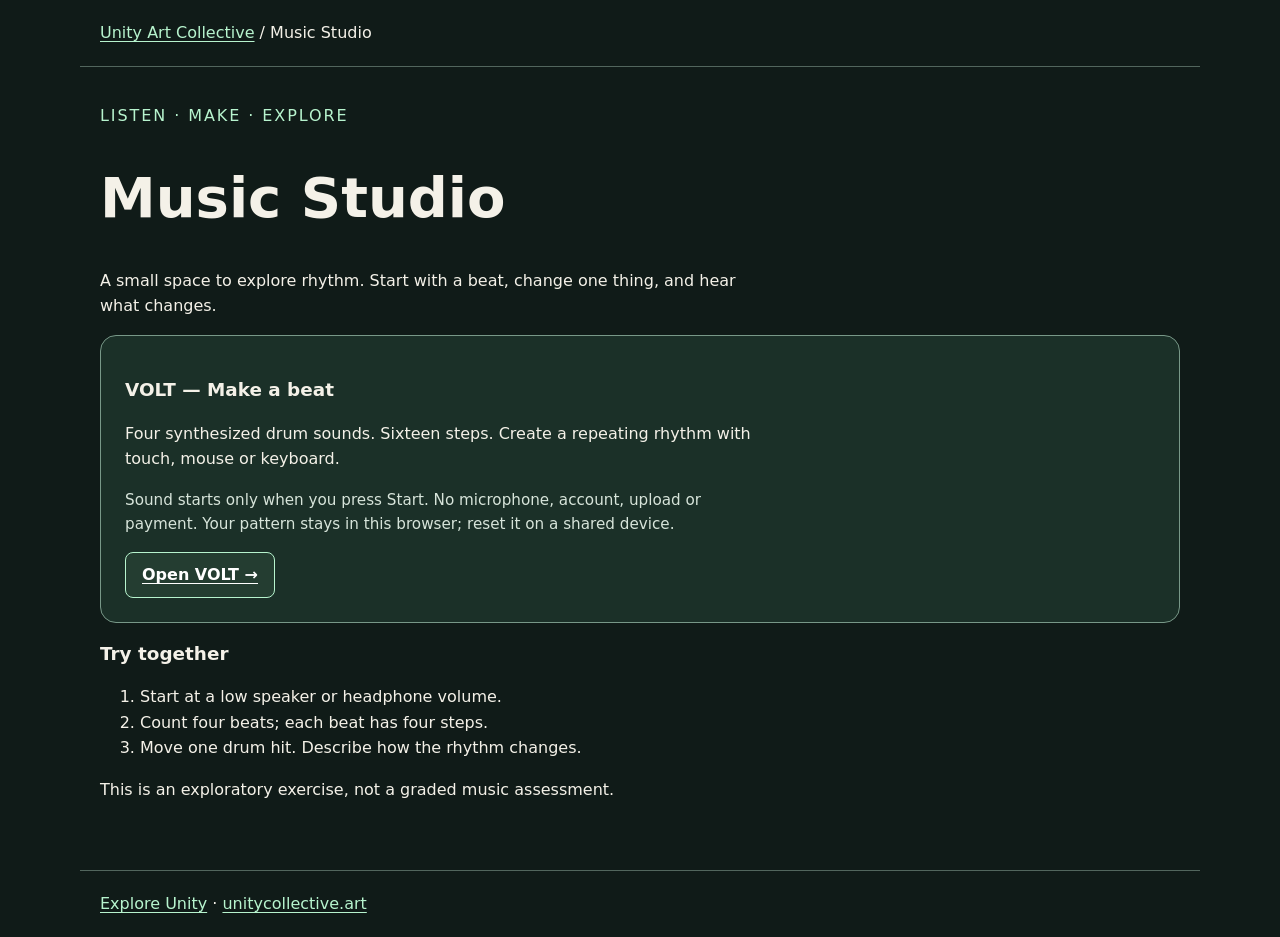
<file: music-studio/index.html>
<!doctype html><html lang="en"><head><meta charset="utf-8"><meta name="viewport" content="width=device-width,initial-scale=1"><meta http-equiv="Content-Security-Policy" content="default-src 'none'; script-src 'self'; style-src 'self'; img-src 'self'; connect-src 'none'; form-action 'none'; base-uri 'none'; object-src 'none'"><title>Music Studio | Unity Art Collective</title><link rel="stylesheet" href="/music-studio/studio.css"></head><body><header><a href="/">Unity Art Collective</a> / Music Studio</header><main><p class="eyebrow">Listen · Make · Explore</p><h1>Music Studio</h1><p>A small space to explore rhythm. Start with a beat, change one thing, and hear what changes.</p><section class="card"><h2>VOLT — Make a beat</h2><p>Four synthesized drum sounds. Sixteen steps. Create a repeating rhythm with touch, mouse or keyboard.</p><p class="note">Sound starts only when you press Start. No microphone, account, upload or payment. Your pattern stays in this browser; reset it on a shared device.</p><a class="launch" href="/music-studio/volt/">Open VOLT →</a></section><h2>Try together</h2><ol><li>Start at a low speaker or headphone volume.</li><li>Count four beats; each beat has four steps.</li><li>Move one drum hit. Describe how the rhythm changes.</li></ol><p>This is an exploratory exercise, not a graded music assessment.</p></main><footer><a href="/content/">Explore Unity</a> · <a href="https://unitycollective.art" rel="noopener">unitycollective.art</a></footer></body></html>
</file>
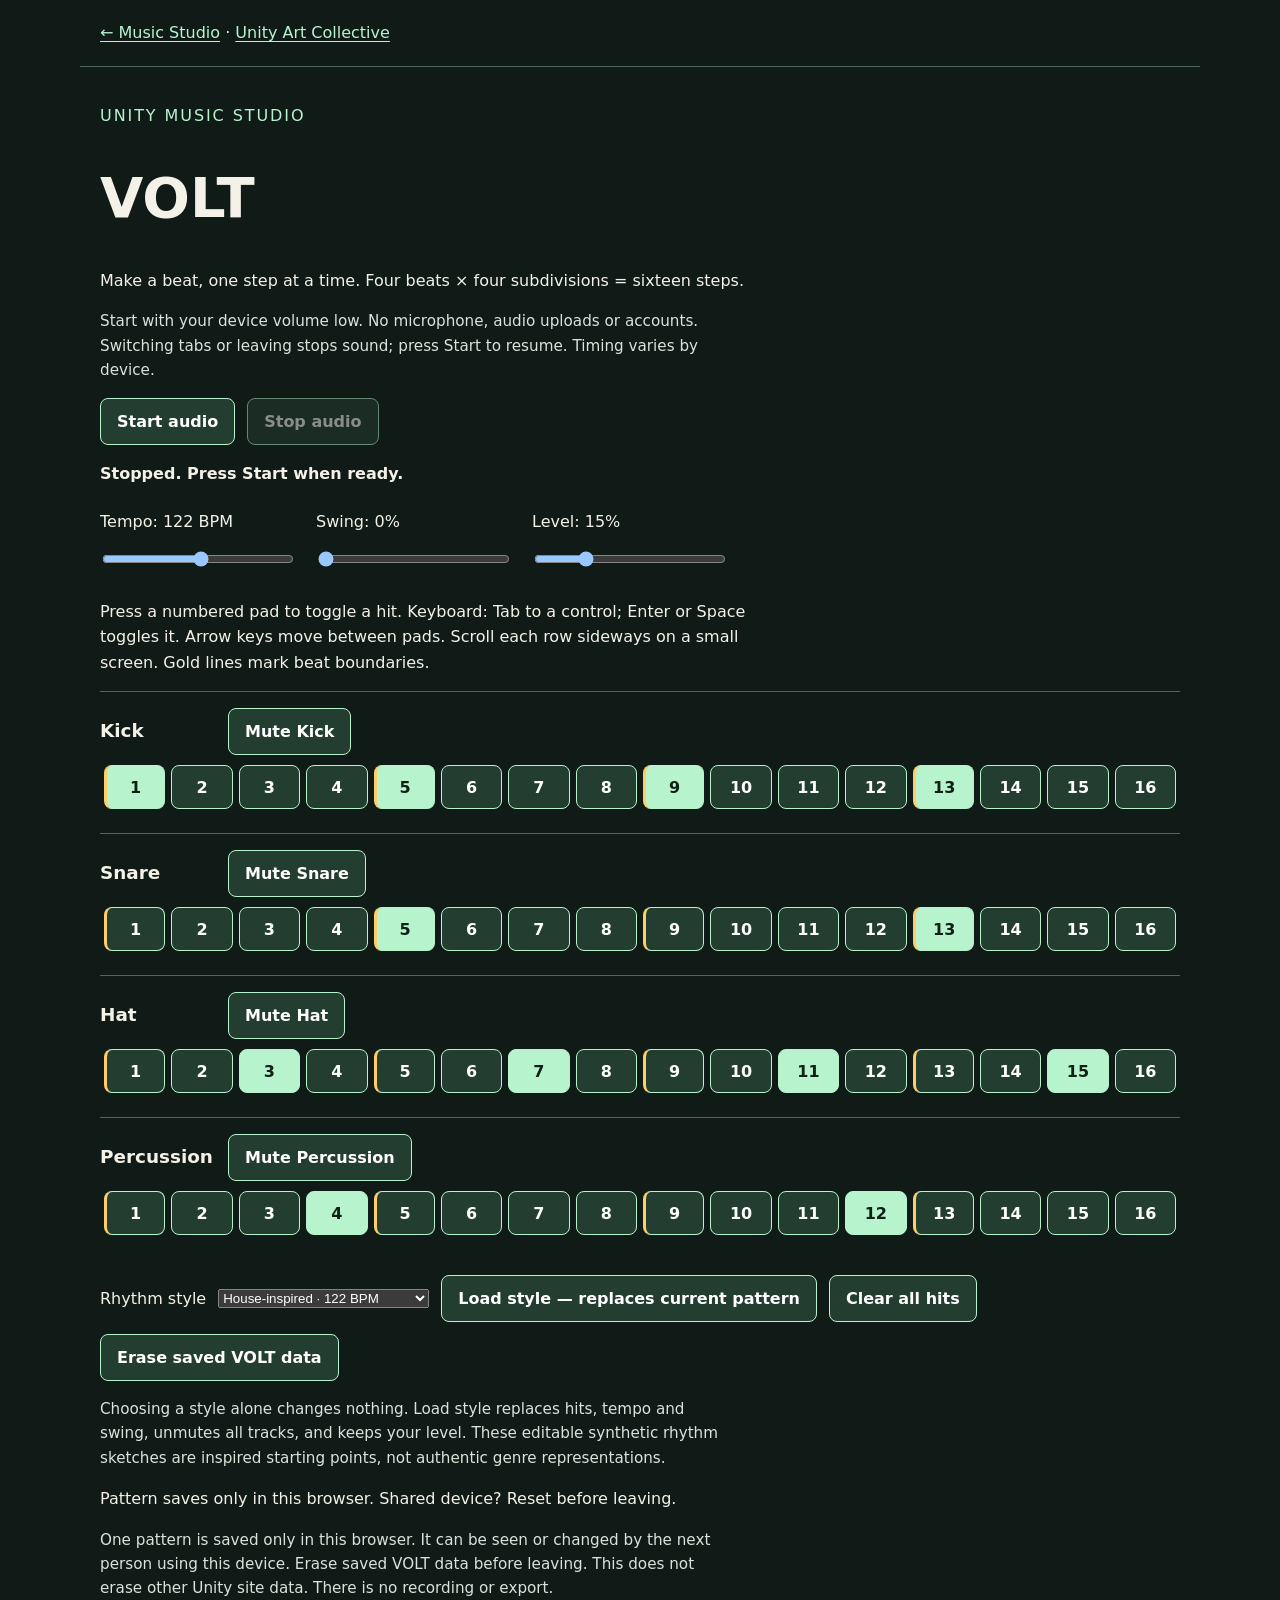
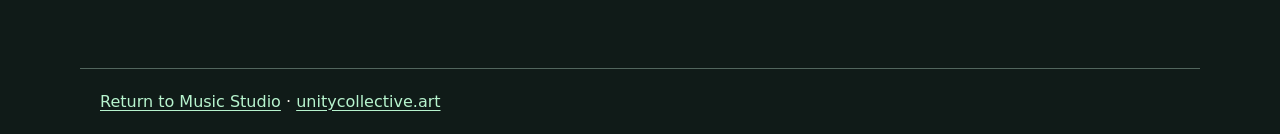
<file: music-studio/volt/index.html>
<!doctype html><html lang="en"><head><meta charset="utf-8"><meta name="viewport" content="width=device-width,initial-scale=1"><meta http-equiv="Content-Security-Policy" content="default-src 'none'; script-src 'self'; style-src 'self'; img-src 'self'; connect-src 'none'; form-action 'none'; base-uri 'none'; object-src 'none'"><title>VOLT Beat Maker | Unity Music Studio</title><link rel="stylesheet" href="/music-studio/studio.css"><script type="module" src="./app.js"></script></head><body><header><a href="/music-studio/">← Music Studio</a> · <a href="/">Unity Art Collective</a></header><main><p class="eyebrow">Unity Music Studio</p><h1>VOLT</h1><p>Make a beat, one step at a time. Four beats × four subdivisions = sixteen steps.</p><p class="note">Start with your device volume low. No microphone, audio uploads or accounts. Switching tabs or leaving stops sound; press Start to resume. Timing varies by device.</p><noscript>VOLT needs JavaScript and Web Audio. No audio plays without pressing Start.</noscript><div class="controls"><button id="start" type="button" disabled>Start audio</button><button id="stop" type="button" disabled>Stop audio</button></div><p id="status" role="status">Stopped. Press Start when ready.</p><div class="sliders"><label for="bpm">Tempo: <output id="bpm-value">110</output> BPM<input id="bpm" type="range" min="60" max="180" value="110"></label><label for="swing">Swing: <output id="swing-value">0</output>%<input id="swing" type="range" min="0" max="40" value="0"></label><label for="volume">Level: <output id="volume-value">15</output>%<input id="volume" type="range" min="0" max="60" value="15"></label></div><p id="pad-help">Press a numbered pad to toggle a hit. Keyboard: Tab to a control; Enter or Space toggles it. Arrow keys move between pads. Scroll each row sideways on a small screen. Gold lines mark beat boundaries.</p><div id="tracks" aria-describedby="pad-help"></div><div class="controls"><label for="style">Rhythm style</label><select id="style" aria-describedby="style-note"></select><button id="load-style" type="button">Load style — replaces current pattern</button><button id="clear" type="button">Clear all hits</button><button id="reset" type="button">Erase saved VOLT data</button></div><p id="style-note" class="note">Choosing a style alone changes nothing. Load style replaces hits, tempo and swing, unmutes all tracks, and keeps your level. These editable synthetic rhythm sketches are inspired starting points, not authentic genre representations.</p><p id="storage-note" role="status"></p><p class="note">One pattern is saved only in this browser. It can be seen or changed by the next person using this device. Erase saved VOLT data before leaving. This does not erase other Unity site data. There is no recording or export.</p></main><footer><a href="/music-studio/">Return to Music Studio</a> · <a href="https://unitycollective.art" rel="noopener">unitycollective.art</a></footer></body></html>
</file>
<file: music-studio/studio.css>
:root{color-scheme:dark;font-family:system-ui,sans-serif;background:#101b18;color:#f4f1e8;line-height:1.6}*{box-sizing:border-box}body{margin:0}main,header,footer{max-width:70rem;margin:auto;padding:1.25rem}header{border-bottom:1px solid #52665d}a{color:#b7f4ce;text-underline-offset:.2em}h1{font-size:clamp(2rem,6vw,3.5rem);line-height:1.15}h2{font-size:1.15rem}p{max-width:65ch}.eyebrow{letter-spacing:.12em;text-transform:uppercase;color:#b7f4ce}section.card{padding:1.5rem;border:1px solid #789888;border-radius:1rem;background:#1b3028}.controls{display:flex;gap:.75rem;flex-wrap:wrap;align-items:center;margin:1rem 0}button,.launch{font:inherit;font-weight:650;border:1px solid #b7f4ce;border-radius:.5rem;background:#243d31;color:#fff;padding:.6rem 1rem;min-height:44px;cursor:pointer}.launch{display:inline-block}button:disabled{opacity:.5;cursor:default}button[aria-pressed=true]{background:#b7f4ce;color:#102016}button:focus-visible,a:focus-visible,input:focus-visible{outline:3px solid #ffce69;outline-offset:3px}.sliders{display:flex;flex-wrap:wrap;gap:1.5rem}.sliders label{display:block;min-width:12rem}.sliders input{display:block;width:100%;min-height:44px}.track{border-top:1px solid #52665d;padding:1rem 0}.track h2{display:inline-block;min-width:8rem;margin:0 0 .75rem}.steps{display:grid;grid-template-columns:repeat(16,minmax(44px,1fr));gap:6px;padding:8px 4px;overflow-x:auto;max-width:100%;overscroll-behavior-x:contain}.steps button{padding:.35rem;min-width:44px}.steps button:nth-child(4n+1){border-left:3px solid #ffce69}.steps .current{outline:2px dashed #ffce69;outline-offset:1px}#status{min-height:2em;font-weight:bold}.note{color:#d7e4da;font-size:.95rem}footer{border-top:1px solid #52665d;margin-top:2rem}@media(max-width:600px){main,header,footer{padding:1rem}.sliders{display:block}.sliders label{margin:.75rem 0}.track>button{margin-bottom:.5rem}}@media(prefers-reduced-motion:reduce){.steps .current{outline:none}}
</file>
